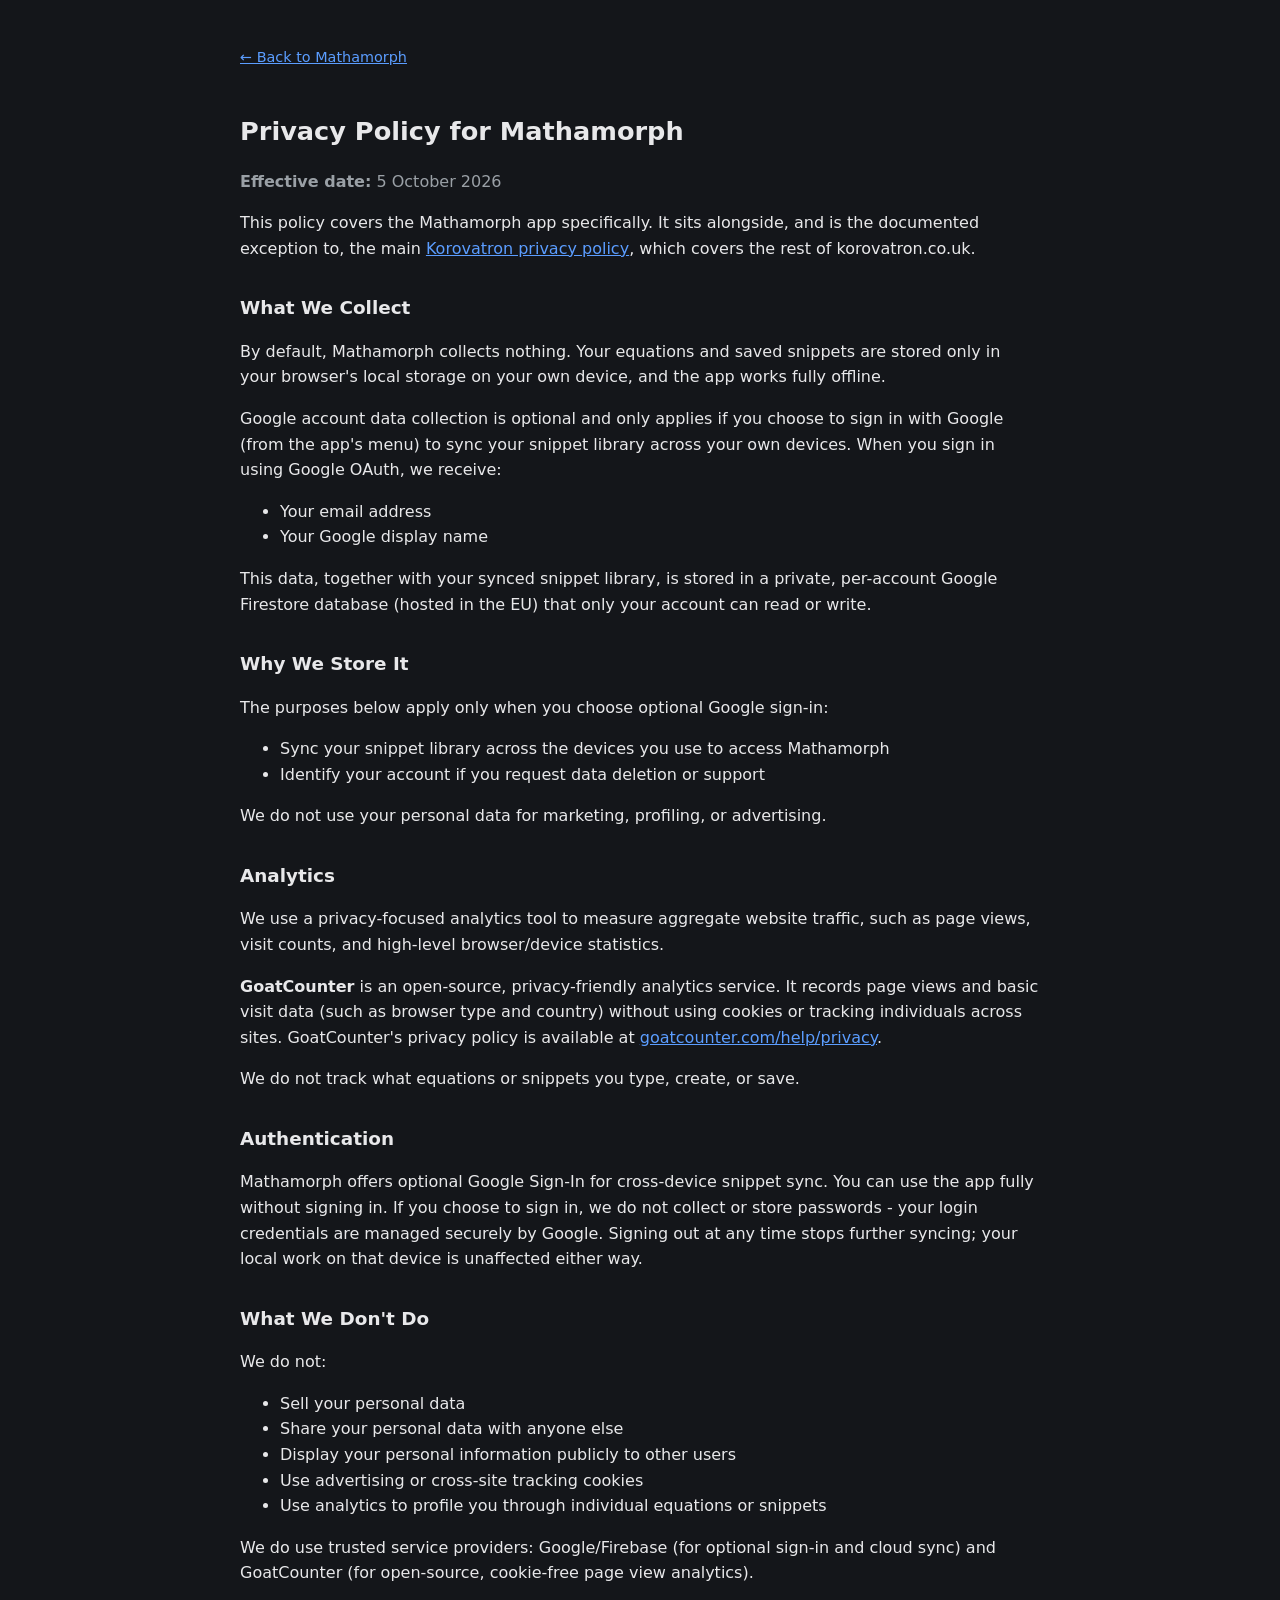
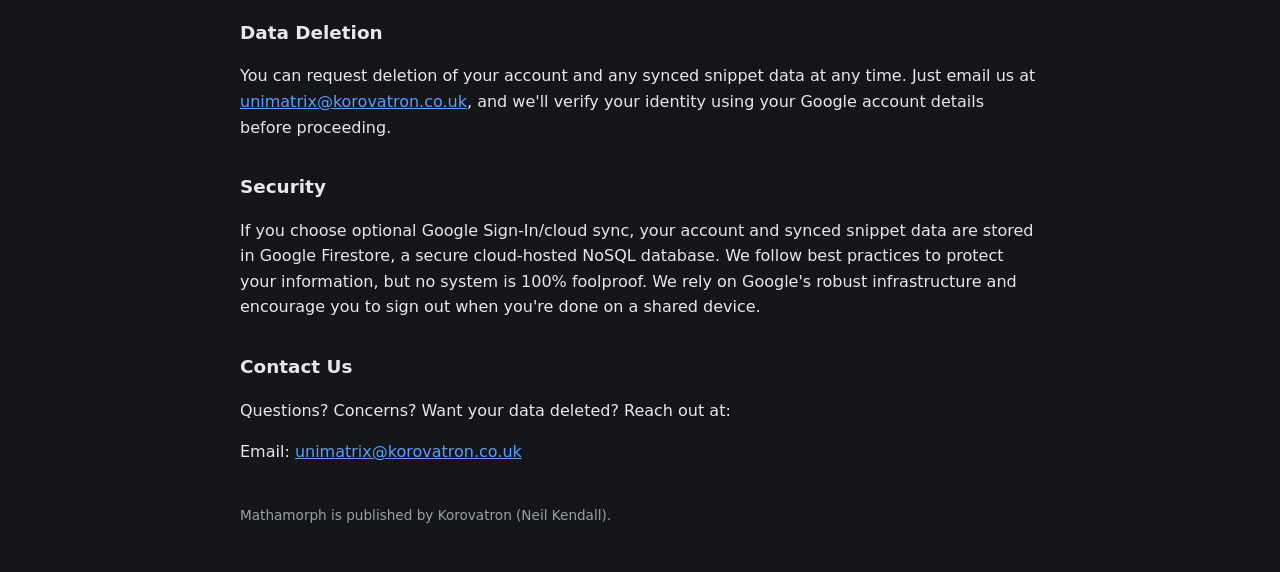
<file: policies/privacy_policy.html>
<!DOCTYPE html>
<html lang="en-GB">
<head>
  <!-- GoatCounter Analytics -->
  <script data-goatcounter="https://korovatron.goatcounter.com/count"
          async src="https://gc.zgo.at/count.js"></script>
  <!-- End GoatCounter Analytics -->

  <meta charset="UTF-8">
  <meta name="viewport" content="width=device-width, initial-scale=1.0">
  <meta name="robots" content="index, follow">
  <title>Privacy Policy &ndash; Mathamorph</title>
  <link rel="icon" type="image/svg+xml" href="../images/logo.svg" />
  <style>
    body {
      background-color: #14161a;
      color: #e8e8ea;
      font-family: system-ui, -apple-system, "Segoe UI", Roboto, sans-serif;
      line-height: 1.6;
      padding: 2rem;
      max-width: 800px;
      margin: auto;
    }
    h1, h2 { color: #e8e8ea; }
    h1 { font-size: 1.6rem; }
    h2 { font-size: 1.15rem; margin-top: 2rem; }
    a { color: #5b9dff; }
    .back-link { display: inline-block; margin-bottom: 1.5rem; font-size: 0.9rem; }
    .effective-date { color: #9aa0a6; }
    footer { margin-top: 2.5rem; font-size: 0.85rem; color: #9aa0a6; }
  </style>
</head>
<body>
  <p class="back-link"><a href="../index.html">&larr; Back to Mathamorph</a></p>

  <h1>Privacy Policy for Mathamorph</h1>
  <p class="effective-date"><strong>Effective date:</strong> 5 October 2026</p>

  <p>
    This policy covers the Mathamorph app specifically. It sits alongside, and is the
    documented exception to, the main
    <a href="https://www.korovatron.co.uk/privacy-policy.html">Korovatron privacy policy</a>,
    which covers the rest of korovatron.co.uk.
  </p>

  <h2>What We Collect</h2>
  <p>
    By default, Mathamorph collects nothing. Your equations and saved snippets are stored only
    in your browser's local storage on your own device, and the app works fully offline.
  </p>
  <p>
    Google account data collection is optional and only applies if you choose to sign in with
    Google (from the app's menu) to sync your snippet library across your own devices. When you
    sign in using Google OAuth, we receive:
  </p>
  <ul>
    <li>Your email address</li>
    <li>Your Google display name</li>
  </ul>
  <p>
    This data, together with your synced snippet library, is stored in a private, per-account
    Google Firestore database (hosted in the EU) that only your account can read or write.
  </p>

  <h2>Why We Store It</h2>
  <p>The purposes below apply only when you choose optional Google sign-in:</p>
  <ul>
    <li>Sync your snippet library across the devices you use to access Mathamorph</li>
    <li>Identify your account if you request data deletion or support</li>
  </ul>
  <p>We do not use your personal data for marketing, profiling, or advertising.</p>

  <h2>Analytics</h2>
  <p>
    We use a privacy-focused analytics tool to measure aggregate website traffic, such as page
    views, visit counts, and high-level browser/device statistics.
  </p>
  <p>
    <strong>GoatCounter</strong> is an open-source, privacy-friendly analytics service. It
    records page views and basic visit data (such as browser type and country) without using
    cookies or tracking individuals across sites. GoatCounter's privacy policy is available at
    <a href="https://www.goatcounter.com/help/privacy">goatcounter.com/help/privacy</a>.
  </p>
  <p>We do not track what equations or snippets you type, create, or save.</p>

  <h2>Authentication</h2>
  <p>
    Mathamorph offers optional Google Sign-In for cross-device snippet sync. You can use the
    app fully without signing in. If you choose to sign in, we do not collect or store
    passwords - your login credentials are managed securely by Google. Signing out at any time
    stops further syncing; your local work on that device is unaffected either way.
  </p>

  <h2>What We Don't Do</h2>
  <p>We do not:</p>
  <ul>
    <li>Sell your personal data</li>
    <li>Share your personal data with anyone else</li>
    <li>Display your personal information publicly to other users</li>
    <li>Use advertising or cross-site tracking cookies</li>
    <li>Use analytics to profile you through individual equations or snippets</li>
  </ul>
  <p>
    We do use trusted service providers: Google/Firebase (for optional sign-in and cloud sync)
    and GoatCounter (for open-source, cookie-free page view analytics).
  </p>

  <h2>Data Deletion</h2>
  <p>
    You can request deletion of your account and any synced snippet data at any time. Just
    email us at <a href="mailto:unimatrix@korovatron.co.uk">unimatrix@korovatron.co.uk</a>, and
    we'll verify your identity using your Google account details before proceeding.
  </p>

  <h2>Security</h2>
  <p>
    If you choose optional Google Sign-In/cloud sync, your account and synced snippet data are
    stored in Google Firestore, a secure cloud-hosted NoSQL database. We follow best practices
    to protect your information, but no system is 100% foolproof. We rely on Google's robust
    infrastructure and encourage you to sign out when you're done on a shared device.
  </p>

  <h2>Contact Us</h2>
  <p>Questions? Concerns? Want your data deleted? Reach out at:</p>
  <p>Email: <a href="mailto:unimatrix@korovatron.co.uk">unimatrix@korovatron.co.uk</a></p>

  <footer>
    <p>Mathamorph is published by Korovatron (Neil Kendall).</p>
  </footer>
</body>
</html>
</file>
